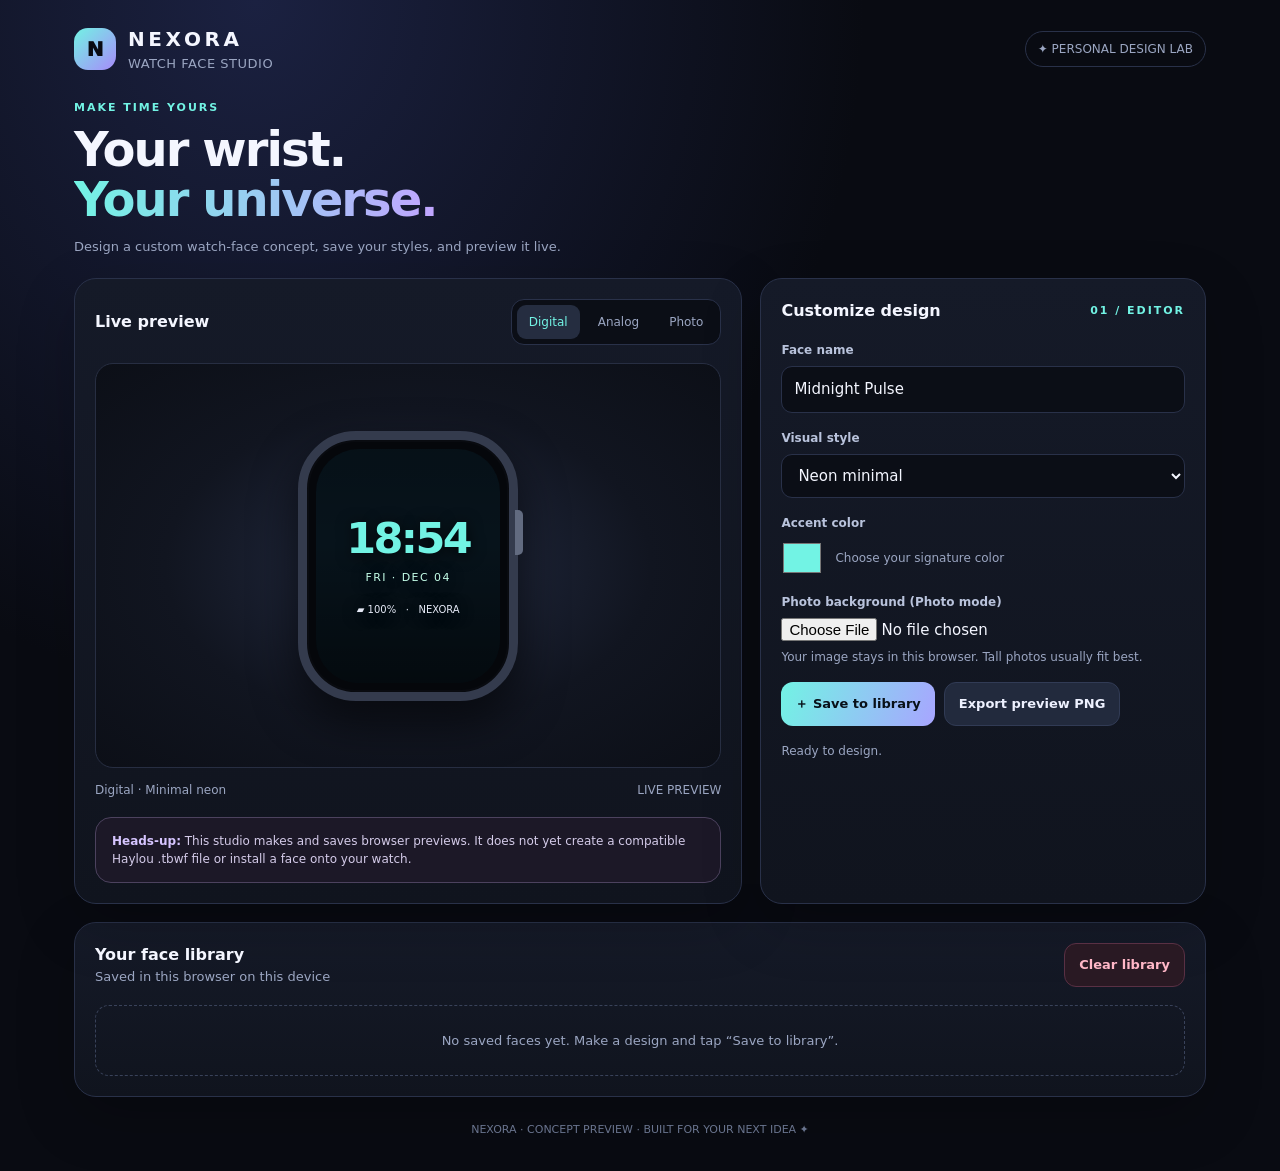
<file: index.html>
<!DOCTYPE html>
<html lang="en">
<head>
<meta charset="UTF-8">
<meta name="viewport" content="width=device-width, initial-scale=1.0">
<title>NEXORA — Watch Face Studio</title>
<style>
:root{--bg:#090b12;--panel:#121622;--panel2:#171d2c;--line:#293149;--text:#f4f6ff;--muted:#9ba6c2;--cyan:#72f3e4;--purple:#a78bfa}
*{box-sizing:border-box}body{margin:0;background:radial-gradient(ellipse at 20% 0%,#1b2141 0,transparent 42%),var(--bg);color:var(--text);font:15px/1.5 Inter,system-ui,-apple-system,Segoe UI,sans-serif}
button,input,select{font:inherit}button{cursor:pointer;border:0}.shell{max-width:1180px;margin:auto;padding:24px}.top{display:flex;align-items:center;justify-content:space-between;gap:15px;margin-bottom:26px}.brand{display:flex;align-items:center;gap:12px;font-weight:850;letter-spacing:.18em;font-size:20px}.logo{width:42px;height:42px;border-radius:14px;background:linear-gradient(135deg,var(--cyan),var(--purple));display:grid;place-items:center;color:#090b12;font-weight:950;letter-spacing:0}.eyebrow{font-size:11px;color:var(--cyan);letter-spacing:.18em;text-transform:uppercase;font-weight:800}.sub{color:var(--muted);font-size:13px}.pill{border:1px solid var(--line);border-radius:99px;padding:8px 12px;color:var(--muted);font-size:12px}.hero{margin-bottom:22px}.hero h1{font-size:clamp(28px,5vw,48px);line-height:1.05;margin:8px 0 12px;letter-spacing:-.04em}.hero h1 span{background:linear-gradient(90deg,var(--cyan),#c1a5ff);-webkit-background-clip:text;color:transparent}.layout{display:grid;grid-template-columns:minmax(0,1.2fr) minmax(300px,.8fr);gap:18px}.panel{background:linear-gradient(180deg,#151a28,#10141e);border:1px solid var(--line);border-radius:22px;padding:20px;box-shadow:0 20px 60px #0003}.panelhead{display:flex;justify-content:space-between;align-items:center;gap:12px;margin-bottom:18px}.panel h2{font-size:16px;margin:0}.modebar{display:flex;gap:6px;background:#0b0e16;border:1px solid var(--line);padding:5px;border-radius:13px}.modebar button{background:transparent;color:var(--muted);padding:8px 12px;border-radius:9px;font-size:12px}.modebar button.active{background:#252d40;color:var(--cyan)}.preview-area{display:grid;place-items:center;min-height:405px;background:radial-gradient(ellipse,#242c43 0%,#111520 55%,#0c0f17 100%);border:1px solid #272e42;border-radius:18px;position:relative;overflow:hidden}.watch{width:220px;height:270px;border-radius:58px;background:#05070b;border:9px solid #343b4d;box-shadow:0 20px 45px #0009, inset 0 0 0 2px #090b10;display:grid;place-items:center;position:relative;padding:9px}.watch:before{content:"";position:absolute;right:-14px;top:70px;width:8px;height:45px;background:#626b80;border-radius:0 5px 5px 0}.screen{width:100%;height:100%;border-radius:43px;background:#070a10;position:relative;overflow:hidden;display:flex;align-items:center;justify-content:center;background-size:cover;background-position:center}.screen:after{content:"";position:absolute;inset:0;background:linear-gradient(180deg,#0002,transparent 40%,#0007);pointer-events:none}.digital{z-index:1;text-align:center;text-shadow:0 2px 15px #000b}.time{font-size:43px;font-weight:750;letter-spacing:-.06em;line-height:1.1}.date{font-size:11px;letter-spacing:.13em;color:#c5ffe9;margin-top:8px;text-transform:uppercase}.battery{font-size:10px;color:#e5e9f6;margin-top:15px}.analog{position:absolute;inset:0;z-index:1}.dialring{position:absolute;inset:17px;border:1px solid #ffffff50;border-radius:50%;box-shadow:0 0 20px #0004}.tick{position:absolute;width:2px;height:8px;background:#fff;left:50%;top:20px;transform-origin:1px 83px}.hand{position:absolute;left:50%;bottom:50%;transform-origin:50% 100%;border-radius:9px;background:#fff;box-shadow:0 0 8px #0008}.hour{height:48px;width:5px}.minute{height:66px;width:3px;background:var(--cyan)}.second{height:72px;width:1px;background:#ff668b}.hub{position:absolute;left:calc(50% - 5px);top:calc(50% - 5px);width:10px;height:10px;border-radius:50%;background:var(--cyan);border:2px solid #fff}.analogdate{position:absolute;z-index:1;bottom:45px;font-size:10px;letter-spacing:.1em;color:#eaf6ff}.photo-label{position:absolute;z-index:1;bottom:18px;font-size:9px;letter-spacing:.2em;color:#fff;text-transform:uppercase}.caption{display:flex;justify-content:space-between;gap:10px;margin-top:13px;color:var(--muted);font-size:12px}.controls{display:grid;gap:16px}.field{display:grid;gap:7px}.field label{font-size:12px;color:#b9c3dc;font-weight:650}.field input[type=text],.field select{width:100%;background:#0b0e16;color:var(--text);border:1px solid var(--line);border-radius:11px;padding:11px 12px;outline:none}.field input:focus,.field select:focus{border-color:var(--cyan)}.colorrow{display:flex;align-items:center;gap:12px}.colorrow input{width:42px;height:38px;background:none;border:0;padding:0}.btn{border-radius:12px;padding:11px 14px;font-weight:750;font-size:13px;transition:.15s}.primary{background:linear-gradient(110deg,var(--cyan),#a8a5ff);color:#081018}.secondary{background:#222a3d;color:#eef1ff;border:1px solid #313b55}.danger{background:#291923;color:#ffb7c7;border:1px solid #593044}.btn:hover{transform:translateY(-1px);filter:brightness(1.08)}.actions{display:flex;gap:9px;flex-wrap:wrap}.hint{font-size:12px;color:var(--muted);margin:0}.library{margin-top:18px}.library-grid{display:grid;grid-template-columns:repeat(auto-fill,minmax(145px,1fr));gap:10px}.facecard{background:#0b0f18;border:1px solid var(--line);border-radius:15px;padding:11px;min-width:0}.mini{height:90px;border-radius:12px;display:grid;place-items:center;background:linear-gradient(140deg,#172338,#0c1019);border:1px solid #303951;margin-bottom:9px;overflow:hidden;background-size:cover;background-position:center}.mini strong{font-size:19px}.facecard .name{font-size:12px;font-weight:750;overflow:hidden;text-overflow:ellipsis;white-space:nowrap}.facecard .meta{font-size:10px;color:var(--muted);margin:3px 0 9px}.smallbtn{background:#20283a;color:#e6eaff;padding:6px 8px;border-radius:8px;font-size:11px}.empty{border:1px dashed #39425a;border-radius:14px;padding:25px;text-align:center;color:var(--muted);font-size:13px;grid-column:1/-1}.notice{margin-top:18px;border:1px solid #4c425e;background:#1c1827;border-radius:16px;padding:14px 16px;font-size:12px;color:#d4cbe9}.notice strong{color:#d6c5ff}.footer{text-align:center;color:#69748e;font-size:11px;padding:25px 0 8px}.hidden{display:none!important}@media(max-width:800px){.layout{grid-template-columns:1fr}.preview-area{min-height:365px}.shell{padding:16px}.panel{padding:15px}.top{align-items:flex-start}.pill{max-width:130px;text-align:center}}@media(max-width:400px){.modebar button{padding:7px 8px}.time{font-size:38px}}
</style>
</head>
<body>
<div class="shell">
  <header class="top">
    <div class="brand"><div class="logo">N</div><div>NEXORA<div class="sub" style="letter-spacing:.04em;font-weight:500">WATCH FACE STUDIO</div></div></div>
    <div class="pill">✦ PERSONAL DESIGN LAB</div>
  </header>
  <section class="hero"><div class="eyebrow">Make time yours</div><h1>Your wrist.<br><span>Your universe.</span></h1><div class="sub">Design a custom watch-face concept, save your styles, and preview it live.</div></section>
  <main class="layout">
    <section class="panel">
      <div class="panelhead"><h2>Live preview</h2><div class="modebar" role="group" aria-label="Watch style"><button class="active" data-mode="digital">Digital</button><button data-mode="analog">Analog</button><button data-mode="photo">Photo</button></div></div>
      <div class="preview-area">
        <div class="watch"><div class="screen" id="screen">
          <div class="digital" id="digital"><div class="time" id="time">10:08</div><div class="date" id="date">TUE · OCT 27</div><div class="battery">▰ 100% &nbsp; · &nbsp; NEXORA</div></div>
          <div class="analog hidden" id="analog"><div class="dialring"></div><div id="ticks"></div><div class="hand hour" id="hour"></div><div class="hand minute" id="minute"></div><div class="hand second" id="second"></div><div class="hub"></div></div>
          <div class="analogdate hidden" id="analogdate">TUE · 27</div><div class="photo-label hidden" id="photolabel">NEXORA EDITION</div>
        </div></div>
      </div>
      <div class="caption"><span id="previewCaption">Digital · Minimal neon</span><span>LIVE PREVIEW</span></div>
      <div class="notice"><strong>Heads-up:</strong> This studio makes and saves browser previews. It does not yet create a compatible Haylou .tbwf file or install a face onto your watch.</div>
    </section>
    <section class="panel">
      <div class="panelhead"><h2>Customize design</h2><span class="eyebrow">01 / EDITOR</span></div>
      <div class="controls">
        <div class="field"><label for="faceName">Face name</label><input id="faceName" type="text" maxlength="32" value="Midnight Pulse" placeholder="Give your face a name"></div>
        <div class="field"><label for="styleSelect">Visual style</label><select id="styleSelect"><option value="neon">Neon minimal</option><option value="clean">Clean monochrome</option><option value="cyber">Cyber night</option><option value="soft">Soft pastel</option></select></div>
        <div class="field"><label for="accent">Accent color</label><div class="colorrow"><input id="accent" type="color" value="#72f3e4"><span class="hint">Choose your signature color</span></div></div>
        <div class="field"><label for="photoUpload">Photo background (Photo mode)</label><input id="photoUpload" type="file" accept="image/*"><p class="hint">Your image stays in this browser. Tall photos usually fit best.</p></div>
        <div class="actions"><button class="btn primary" id="saveBtn">＋ Save to library</button><button class="btn secondary" id="exportBtn">Export preview PNG</button></div>
        <p class="hint" id="status" aria-live="polite">Ready to design.</p>
      </div>
    </section>
  </main>
  <section class="panel library">
    <div class="panelhead"><div><h2>Your face library</h2><div class="sub">Saved in this browser on this device</div></div><button class="btn danger" id="clearBtn">Clear library</button></div>
    <div class="library-grid" id="library"><div class="empty">No saved faces yet. Make a design and tap “Save to library”.</div></div>
  </section>
  <div class="footer">NEXORA · CONCEPT PREVIEW · BUILT FOR YOUR NEXT IDEA ✦</div>
</div>
<script>
const $=id=>document.getElementById(id);
let mode='digital', photoData='', library=[];
try{library=JSON.parse(localStorage.getItem('nexoraFaces')||'[]')}catch(e){library=[]}
const styleColors={neon:'#72f3e4',clean:'#e8edf8',cyber:'#ff4fd8',soft:'#ffc5df'};
function setAccent(c){document.documentElement.style.setProperty('--cyan',c)}
function setMode(m){mode=m;document.querySelectorAll('[data-mode]').forEach(b=>b.classList.toggle('active',b.dataset.mode===m));$('digital').classList.toggle('hidden',m!=='digital');$('analog').classList.toggle('hidden',m!=='analog');$('analogdate').classList.toggle('hidden',m!=='analog');$('photolabel').classList.toggle('hidden',m!=='photo');$('previewCaption').textContent=({digital:'Digital · Live clock',analog:'Analog · Classic hands',photo:'Photo · Personal background'})[m];renderPreview()}
document.querySelectorAll('[data-mode]').forEach(b=>b.addEventListener('click',()=>setMode(b.dataset.mode)));
$('styleSelect').addEventListener('change',()=>{const s=$('styleSelect').value;setAccent(styleColors[s]);$('accent').value=styleColors[s];renderPreview()});
$('accent').addEventListener('input',e=>{setAccent(e.target.value);renderPreview()});
$('photoUpload').addEventListener('change',e=>{const f=e.target.files&&e.target.files[0];if(!f)return;if(f.size>5*1024*1024){$('status').textContent='Please choose an image under 5 MB.';return}const reader=new FileReader();reader.onload=()=>{photoData=reader.result;renderPreview();$('status').textContent='Photo background loaded.'};reader.readAsDataURL(f)});
function renderPreview(){const s=$('screen');s.style.backgroundImage=mode==='photo'&&photoData?`linear-gradient(#0001,#0002),url("${photoData}")`:'';s.style.backgroundColor=$('styleSelect').value==='clean'?'#080a0d':$('styleSelect').value==='soft'?'#503b53':$('styleSelect').value==='cyber'?'#180d27':'#07131b';$('digital').style.color=$('styleSelect').value==='clean'?'#f4f6ff':'var(--cyan)';}
function tickClock(){const d=new Date();$('time').textContent=d.toLocaleTimeString([], {hour:'2-digit',minute:'2-digit',hour12:false});$('date').textContent=d.toLocaleDateString('en-US',{weekday:'short',month:'short',day:'2-digit'}).toUpperCase().replace(',',' ·');$('analogdate').textContent=d.toLocaleDateString('en-US',{weekday:'short',day:'2-digit'}).toUpperCase().replace(',',' ·');const sec=d.getSeconds(),min=d.getMinutes(),hr=d.getHours()%12;$('second').style.transform=`translateX(-50%) rotate(${sec*6}deg)`;$('minute').style.transform=`translateX(-50%) rotate(${min*6+sec*.1}deg)`;$('hour').style.transform=`translateX(-50%) rotate(${hr*30+min*.5}deg)`}
for(let i=0;i<12;i++){const t=document.createElement('div');t.className='tick';t.style.transform=`translateX(-50%) rotate(${i*30}deg)`;$('ticks').appendChild(t)}
function getDesign(){return {id:Date.now(),name:$('faceName').value.trim()||'Untitled Face',mode,style:$('styleSelect').value,accent:$('accent').value,photo:photoData}}
function saveLibrary(){try{localStorage.setItem('nexoraFaces',JSON.stringify(library))}catch(e){$('status').textContent='Browser storage is full. Try a smaller photo.'}}
function drawLibrary(){const el=$('library');if(!library.length){el.innerHTML='<div class="empty">No saved faces yet. Make a design and tap “Save to library”.</div>';return}el.innerHTML='';library.forEach(item=>{const card=document.createElement('div');card.className='facecard';const mini=document.createElement('div');mini.className='mini';mini.style.backgroundColor=item.style==='soft'?'#503b53':item.style==='cyber'?'#180d27':'#07131b';if(item.photo){mini.style.backgroundImage=`linear-gradient(#0002,#0002),url("${item.photo}")`}const strong=document.createElement('strong');strong.style.color=item.accent;strong.textContent=item.mode==='analog'?'◷':item.mode==='photo'?'▧':'10:08';mini.appendChild(strong);const name=document.createElement('div');name.className='name';name.textContent=item.name;const meta=document.createElement('div');meta.className='meta';meta.textContent=item.mode.toUpperCase()+' · '+item.style;const row=document.createElement('div');row.className='actions';const load=document.createElement('button');load.className='smallbtn';load.textContent='Load';load.onclick=()=>{ $('faceName').value=item.name;$('styleSelect').value=item.style;$('accent').value=item.accent;setAccent(item.accent);photoData=item.photo||'';setMode(item.mode);renderPreview();$('status').textContent='Loaded '+item.name};const del=document.createElement('button');del.className='smallbtn';del.textContent='Delete';del.onclick=()=>{library=library.filter(x=>x.id!==item.id);saveLibrary();drawLibrary()};row.append(load,del);card.append(mini,name,meta,row);el.appendChild(card)})}
$('saveBtn').addEventListener('click',()=>{library.unshift(getDesign());library=library.slice(0,20);saveLibrary();drawLibrary();$('status').textContent='Saved! Your design is in this browser library.'});
$('clearBtn').addEventListener('click',()=>{if(confirm('Clear all saved NEXORA faces from this browser?')){library=[];saveLibrary();drawLibrary();$('status').textContent='Library cleared.'}});
$('exportBtn').addEventListener('click',()=>{const canvas=document.createElement('canvas');canvas.width=900;canvas.height=1200;const ctx=canvas.getContext('2d');const accent=$('accent').value;const grad=ctx.createLinearGradient(0,0,900,1200);grad.addColorStop(0,$('styleSelect').value==='cyber'?'#2a0e3b':'#17233a');grad.addColorStop(1,'#06080e');ctx.fillStyle=grad;ctx.fillRect(0,0,900,1200);const finish=()=>{ctx.strokeStyle='#4b5872';ctx.lineWidth=24;roundRect(ctx,210,130,480,770,115);ctx.stroke();ctx.fillStyle='#070a10';roundRect(ctx,230,150,440,730,95);ctx.fill();ctx.save();ctx.beginPath();roundRect(ctx,240,160,420,710,85);ctx.clip();if(mode==='photo'&&photoData){const img=new Image();img.onload=()=>{const scale=Math.max(420/img.width,710/img.height);const w=img.width*scale,h=img.height*scale;ctx.drawImage(img,450-w/2,515-h/2,w,h);drawFace();};img.src=photoData}else drawFace();function drawFace(){ctx.textAlign='center';ctx.fillStyle=accent;if(mode==='analog'){ctx.strokeStyle='#ffffff80';ctx.lineWidth=3;ctx.beginPath();ctx.arc(450,515,165,0,Math.PI*2);ctx.stroke();for(let i=0;i<12;i++){let a=i*Math.PI/6;ctx.beginPath();ctx.moveTo(450+140*Math.sin(a),515-140*Math.cos(a));ctx.lineTo(450+155*Math.sin(a),515-155*Math.cos(a));ctx.stroke()}ctx.strokeStyle='#fff';ctx.lineWidth=10;ctx.beginPath();ctx.moveTo(450,515);ctx.lineTo(450,415);ctx.stroke();ctx.strokeStyle=accent;ctx.lineWidth=6;ctx.beginPath();ctx.moveTo(450,515);ctx.lineTo(535,545);ctx.stroke()}else{ctx.font='bold 110px system-ui';ctx.fillText(new Date().toLocaleTimeString([],{hour:'2-digit',minute:'2-digit',hour12:false}),450,510);ctx.font='30px system-ui';ctx.fillText(new Date().toLocaleDateString([],{weekday:'short',month:'short',day:'numeric'}).toUpperCase(),450,570)}ctx.restore();ctx.fillStyle='#f4f6ff';ctx.font='bold 36px system-ui';ctx.fillText($('faceName').value||'NEXORA FACE',450,1010);ctx.fillStyle='#aab5cf';ctx.font='22px system-ui';ctx.fillText('NEXORA · PREVIEW CONCEPT',450,1060);canvas.toBlob(blob=>{const a=document.createElement('a');a.href=URL.createObjectURL(blob);a.download='nexora-watch-face-preview.png';a.click();URL.revokeObjectURL(a.href);$('status').textContent='Preview PNG exported. This is an image, not a watch-installable file.'})}};finish()});
function roundRect(ctx,x,y,w,h,r){ctx.beginPath();ctx.moveTo(x+r,y);ctx.arcTo(x+w,y,x+w,y+h,r);ctx.arcTo(x+w,y+h,x,y+h,r);ctx.arcTo(x,y+h,x,y,r);ctx.arcTo(x,y,x+w,y,r);ctx.closePath()}
tickClock();setInterval(tickClock,1000);setAccent($('accent').value);renderPreview();drawLibrary();
</script>
</body></html>
</file>
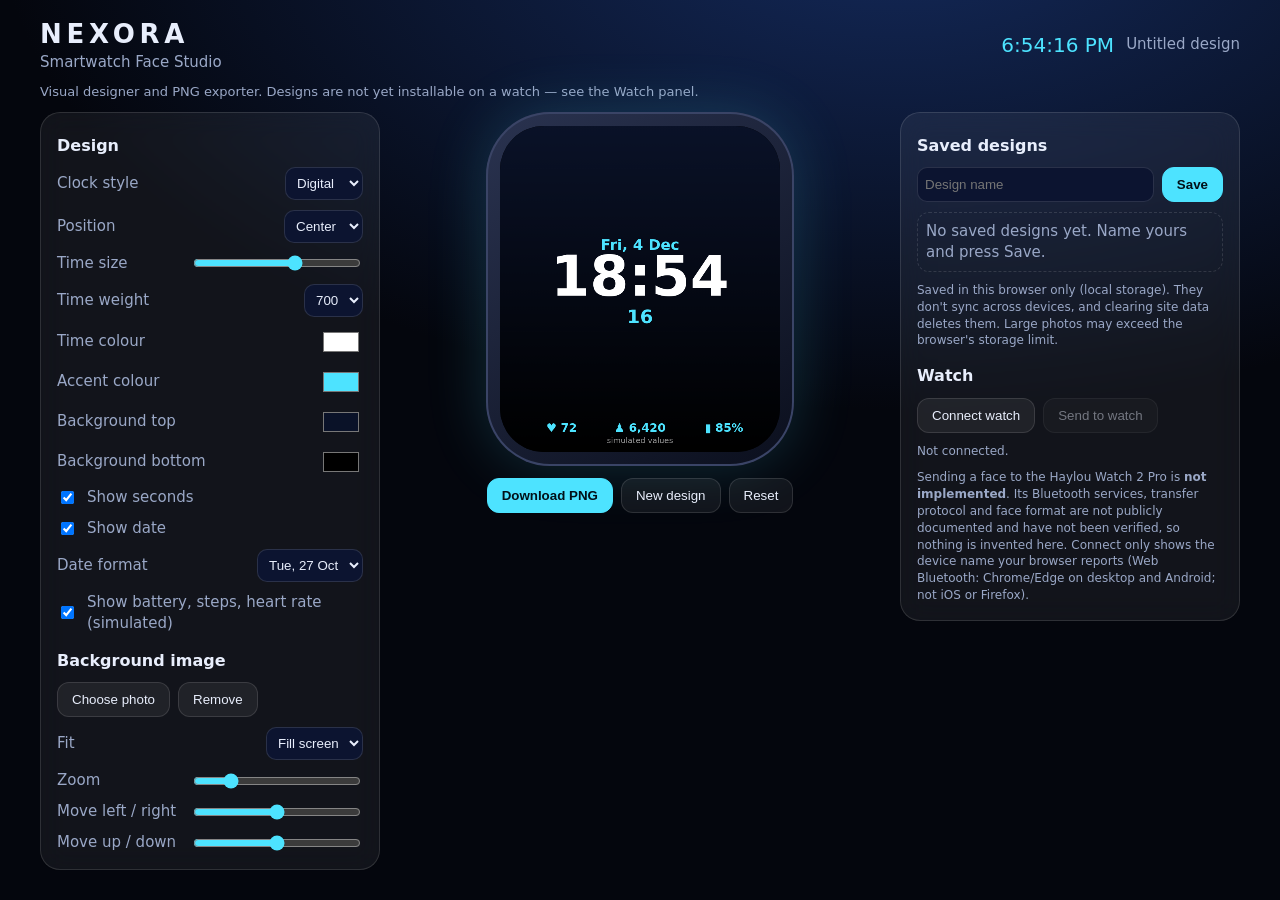
<file: index (1).html>
<!DOCTYPE html>
<html lang="en"><head><meta charset="utf-8">
<meta name="viewport" content="width=device-width,initial-scale=1">
<title>NEXORA — Smartwatch Face Studio</title>
<link rel="stylesheet" href="styles.css"></head>
<body>
<header><div><h1>NEXORA</h1><p>Smartwatch Face Studio</p></div>
<div class="status"><span id="clock">--:--:--</span><span id="designName">Untitled design</span><span id="dirty" hidden>Unsaved changes</span></div></header>
<p class="note">Visual designer and PNG exporter. Designs are not yet installable on a watch — see the Watch panel.</p>
<main>
<section class="stage"><div class="bezel"><canvas id="cv" width="720" height="840" aria-label="Watch face preview"></canvas></div>
<div class="row"><button id="exportBtn" class="pri" title="Download the watch face as PNG">Download PNG</button>
<button id="newBtn" title="Start a new design">New design</button>
<button id="resetBtn" title="Restore default settings">Reset</button></div>
<p id="msg" role="status"></p></section>
<section class="panel" id="controls">
<h2>Design</h2>
<label>Clock style<select id="style"><option value="digital">Digital</option><option value="analog">Analog</option></select></label>
<label>Position<select id="pos"><option value="top">Top</option><option value="center">Center</option><option value="bottom">Bottom</option></select></label>
<label>Time size<input type="range" id="size" min="40" max="130"></label>
<label>Time weight<select id="weight"><option>300</option><option>500</option><option>700</option><option>900</option></select></label>
<label>Time colour<input type="color" id="timeColor"></label>
<label>Accent colour<input type="color" id="accent"></label>
<label>Background top<input type="color" id="bg1"></label>
<label>Background bottom<input type="color" id="bg2"></label>
<label class="chk"><input type="checkbox" id="showSec"> Show seconds</label>
<label class="chk"><input type="checkbox" id="showDate"> Show date</label>
<label>Date format<select id="dateFmt"><option value="long">Tue, 27 Oct</option><option value="short">27/10</option><option value="iso">2026-10-27</option></select></label>
<label class="chk"><input type="checkbox" id="showMetrics"> Show battery, steps, heart rate (simulated)</label>
<h2>Background image</h2>
<input type="file" id="file" accept="image/png,image/jpeg,image/webp" hidden>
<div class="row"><button id="pick">Choose photo</button><button id="rmImg">Remove</button></div>
<label>Fit<select id="fit"><option value="cover">Fill screen</option><option value="contain">Fit inside</option><option value="stretch">Stretch</option></select></label>
<label>Zoom<input type="range" id="zoom" min="50" max="300"></label>
<label>Move left / right<input type="range" id="ox" min="-100" max="100"></label>
<label>Move up / down<input type="range" id="oy" min="-100" max="100"></label>
</section>
<section class="panel"><h2>Saved designs</h2>
<div class="row"><input id="saveName" placeholder="Design name" maxlength="40"><button id="saveBtn" class="pri">Save</button></div>
<ul id="lib"></ul>
<p class="small">Saved in this browser only (local storage). They don't sync across devices, and clearing site data deletes them. Large photos may exceed the browser's storage limit.</p>
<h2>Watch</h2>
<div class="row"><button id="connect">Connect watch</button><button id="upload" disabled title="Not available until the Haylou protocol is verified">Send to watch</button></div>
<p id="ble" class="small">Not connected.</p>
<p class="small">Sending a face to the Haylou Watch 2 Pro is <b>not implemented</b>. Its Bluetooth services, transfer protocol and face format are not publicly documented and have not been verified, so nothing is invented here. Connect only shows the device name your browser reports (Web Bluetooth: Chrome/Edge on desktop and Android; not iOS or Firefox).</p>
</section></main>
<script src="app.js"></script></body></html>
</file>
<file: styles.css>
:root{--ink:#04060d;--navy:#0a1228;--glass:rgba(255,255,255,.06);--line:rgba(255,255,255,.12);--ac:#4de3ff;--tx:#e8eefc;--mu:#9aa8c7}
*{box-sizing:border-box}
body{margin:0;font:15px/1.4 system-ui,-apple-system,Segoe UI,sans-serif;color:var(--tx);background:radial-gradient(900px 500px at 70% -10%,#142a5c,transparent),var(--ink);min-height:100vh;padding:16px}
header{display:flex;justify-content:space-between;align-items:center;flex-wrap:wrap;gap:12px;max-width:1200px;margin:auto}
h1{margin:0;font-size:26px;letter-spacing:.18em}header p{margin:0;color:var(--mu)}
.status{display:flex;gap:12px;align-items:center;color:var(--mu)}#clock{font-variant-numeric:tabular-nums;color:var(--ac);font-size:20px}#dirty{color:#ffb454}
.note{max-width:1200px;margin:10px auto;color:var(--mu);font-size:13px}
main{display:grid;grid-template-columns:1fr;gap:16px;max-width:1200px;margin:auto}
@media(min-width:900px){main{grid-template-columns:340px 1fr 340px}.stage{order:0}}
.stage{display:flex;flex-direction:column;align-items:center;gap:12px}
@media(min-width:900px){.stage{order:2;grid-column:2;grid-row:1}#controls{grid-column:1;grid-row:1}}
.bezel{padding:14px;border-radius:64px;background:linear-gradient(145deg,#2a3350,#0b0f1d);box-shadow:0 0 60px rgba(77,227,255,.18),inset 0 0 0 2px #3a4466}
canvas{display:block;width:min(70vw,280px);height:auto;border-radius:44px;background:#000}
.panel{background:var(--glass);border:1px solid var(--line);border-radius:20px;padding:16px;backdrop-filter:blur(14px);display:flex;flex-direction:column;gap:10px;align-self:start}
h2{margin:6px 0 0;font-size:16px}
label{display:flex;justify-content:space-between;align-items:center;gap:10px;color:var(--mu)}label.chk{justify-content:flex-start}
select,input:not([type=checkbox]):not([type=color]):not([type=range]){background:#0c1430;color:var(--tx);border:1px solid var(--line);border-radius:10px;padding:7px}
input[type=color]{width:44px;height:30px;border:0;background:none}input[type=range]{width:55%;accent-color:var(--ac)}
button{background:var(--glass);color:var(--tx);border:1px solid var(--line);border-radius:12px;padding:9px 14px;cursor:pointer;transition:.15s}
button:hover:not(:disabled){border-color:var(--ac);box-shadow:0 0 14px rgba(77,227,255,.3)}button:disabled{opacity:.45;cursor:not-allowed}
.pri{background:var(--ac);color:#021018;border-color:var(--ac);font-weight:600}
:focus-visible{outline:2px solid var(--ac);outline-offset:2px}
.row{display:flex;gap:8px;flex-wrap:wrap}.row input{flex:1;min-width:0}
ul{list-style:none;margin:0;padding:0;display:flex;flex-direction:column;gap:8px}
li{display:flex;justify-content:space-between;align-items:center;gap:6px;border:1px solid var(--line);border-radius:12px;padding:8px}li span{overflow:hidden;text-overflow:ellipsis;white-space:nowrap}li button{padding:5px 9px}
li.empty{color:var(--mu);border-style:dashed;justify-content:center}
.small{font-size:12px;color:var(--mu);margin:0}#msg{min-height:20px;margin:0;color:var(--ac);text-align:center}#msg.err{color:#ff7b7b}
@media(prefers-reduced-motion:reduce){*{transition:none!important}}
</file>
